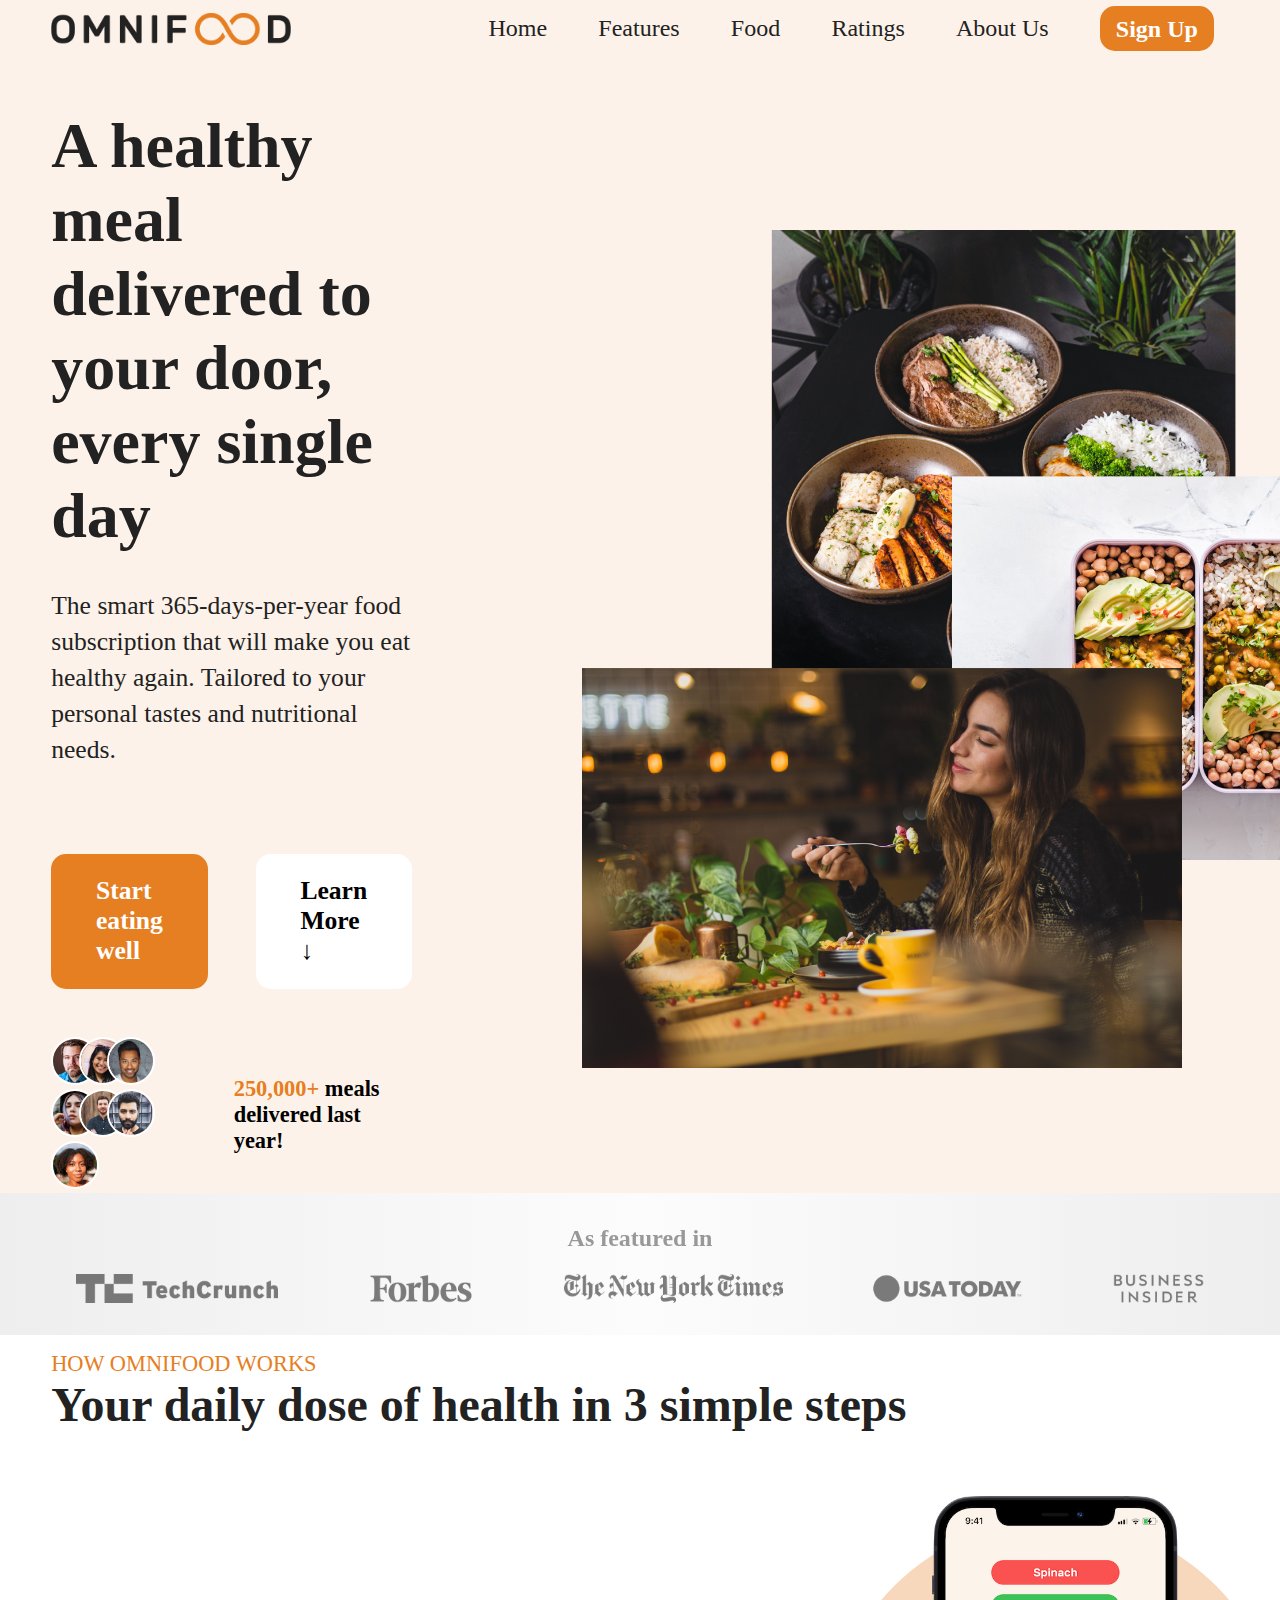
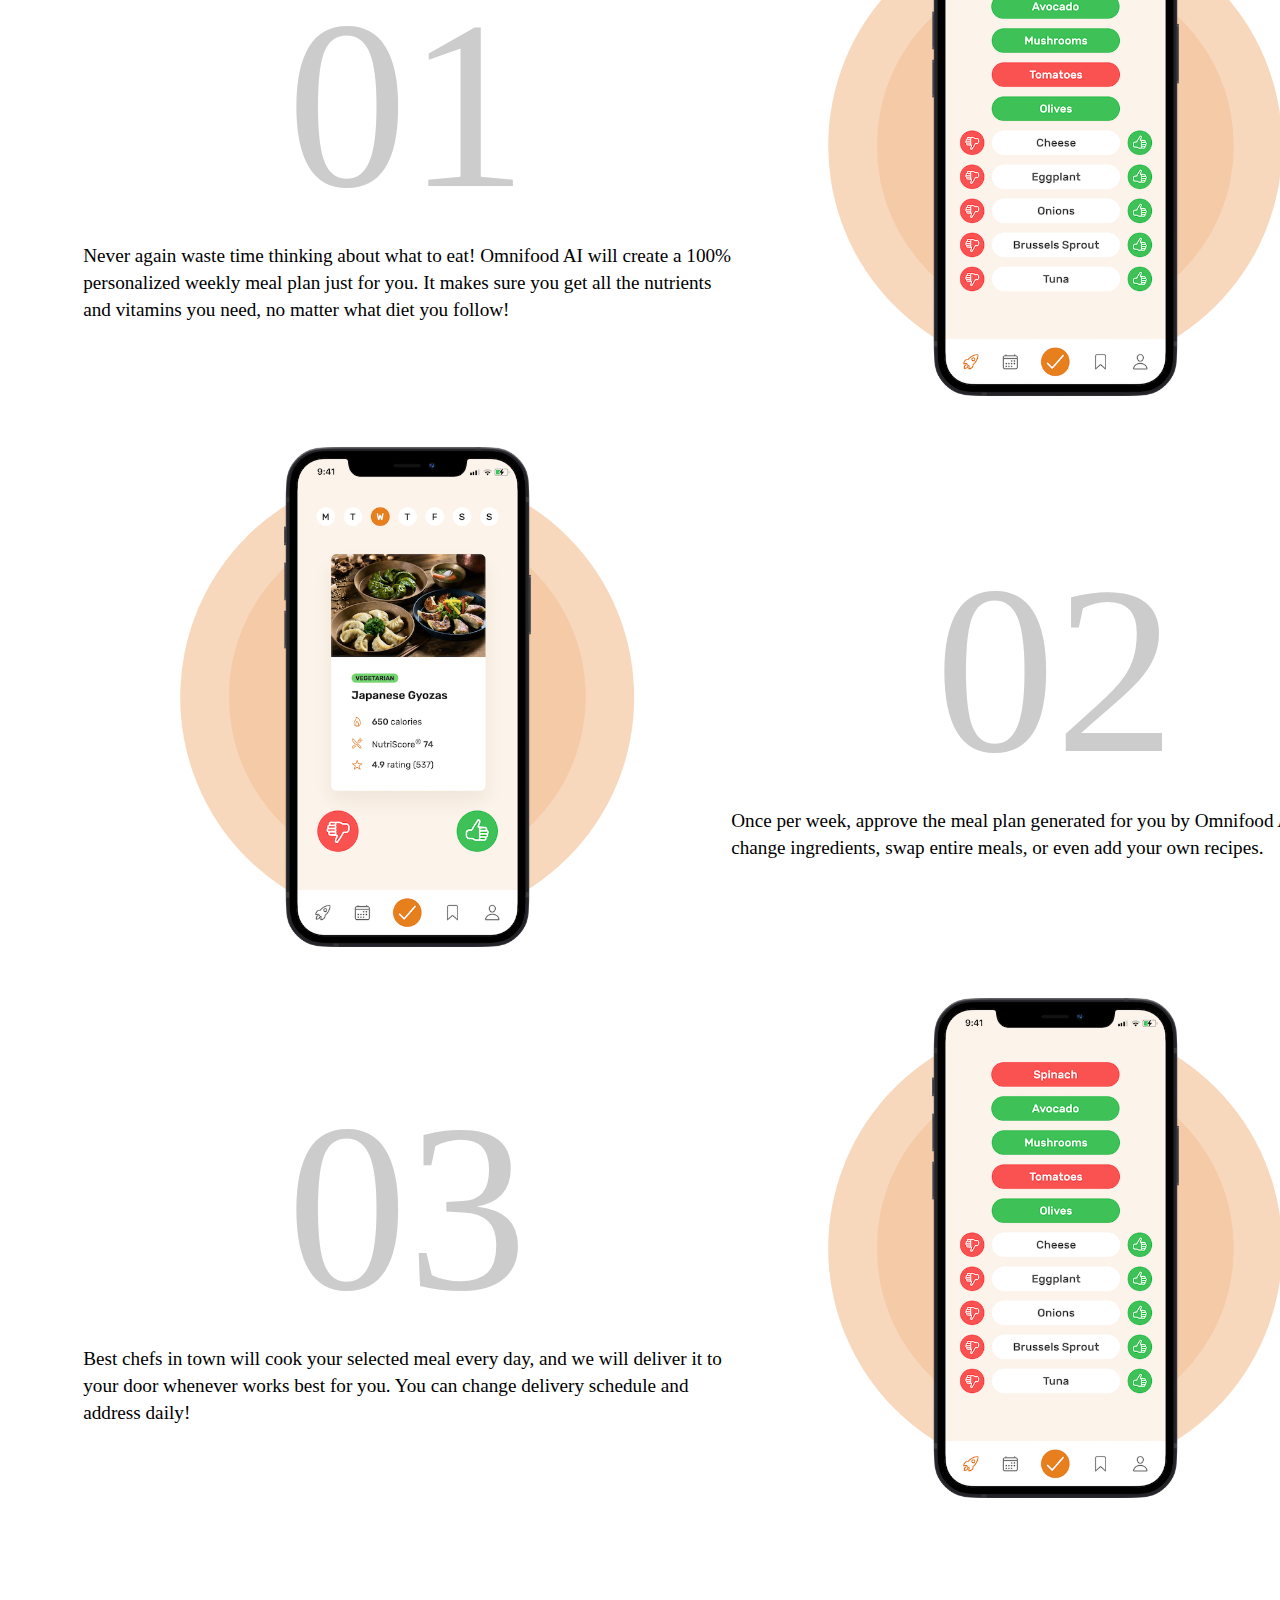
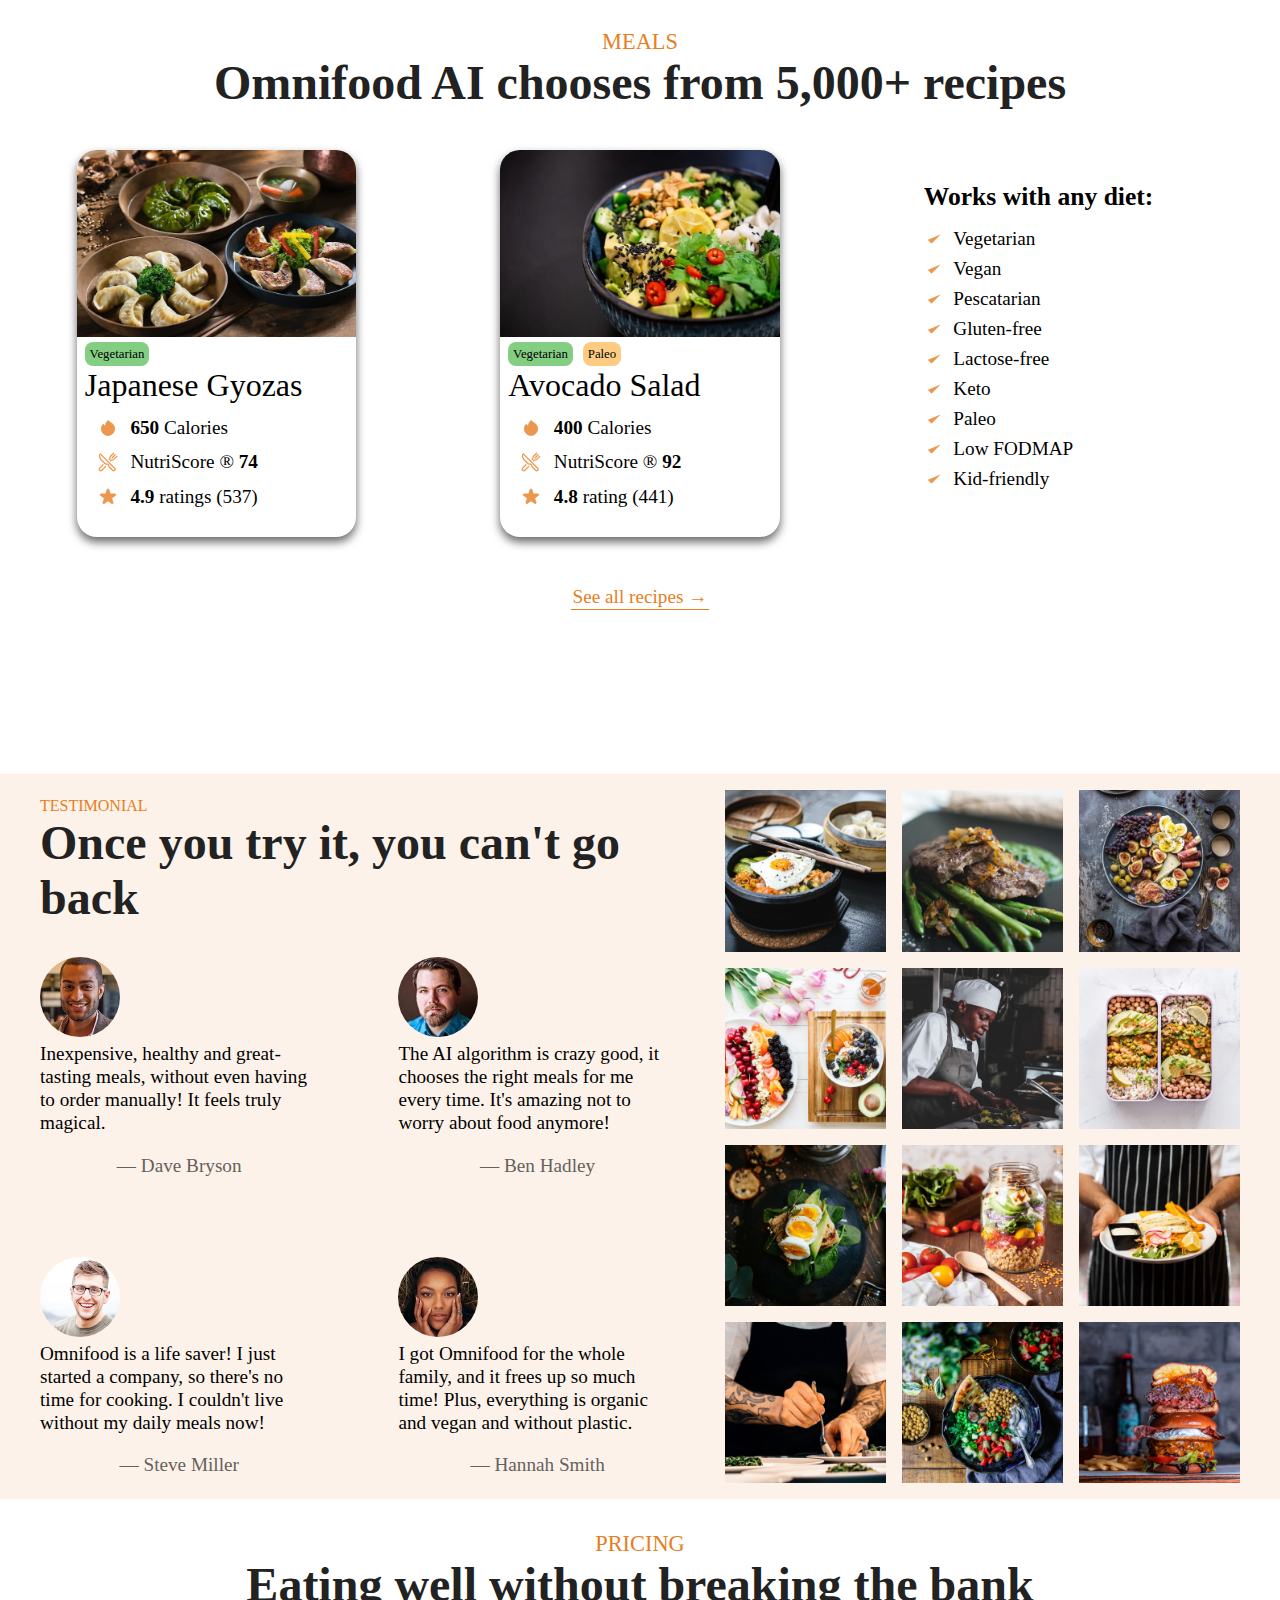
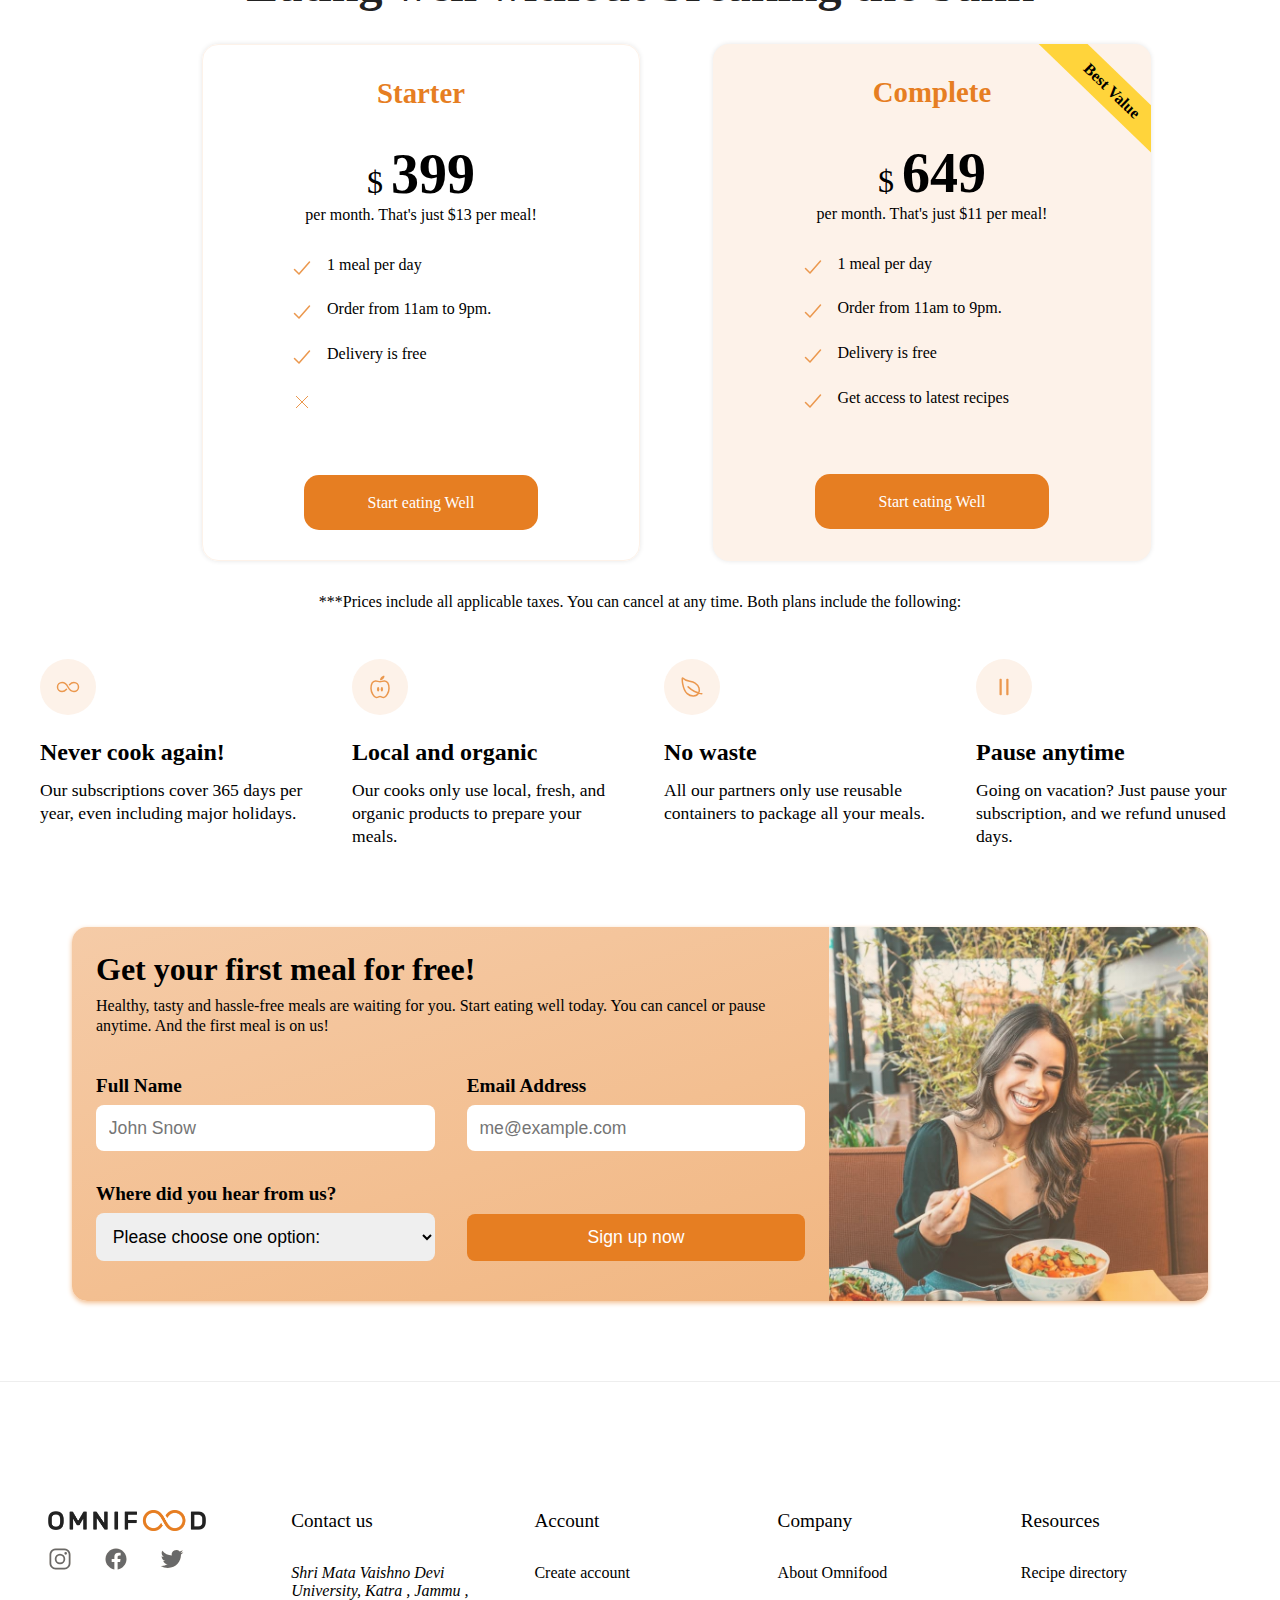
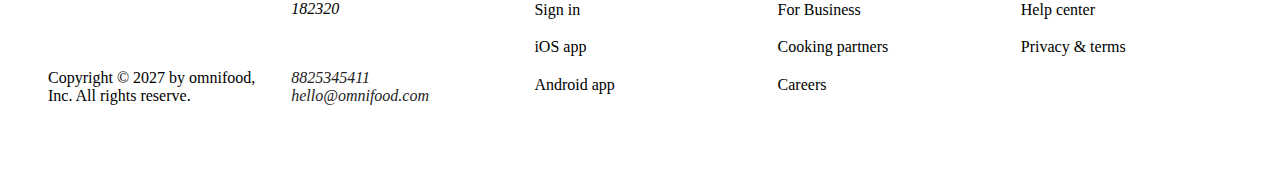
<file: index.html>
<!DOCTYPE html>
<html>
<head>
    <meta charset="UTF-8">
    <meta http-equiv="X-UA-Compatible" content="IE=edge">
    <meta name="viewport" content="width=device-width, initial-scale=1.0">
    <title>Document</title>
    <link rel="stylesheet" href="style.css" />
    
</head>
<body>
    <header class="header">
        <img class="logo" src="img/omnifood-logo.png" alt="Omnifood-logo"  />
        <nav class="header-nav">
            <ul>
                <li><a class="header-link">Home</a></li>
                <li><a class="header-link">Features</a></li>
                <li><a class="header-link">Food</a></li>
                <li><a class="header-link">Ratings</a></li>
                <li><a class="header-link">About Us</a></li>
                <li><a class="header-link last-child">Sign Up</a></li>
            </ul>
        </nav>
    </header>
    <section class="section-hero">          
            <div class="hero-descriptive">
                <h1>A healthy meal delivered to your door, every single day</h1>
                <p>The smart 365-days-per-year food subscription that will make you eat healthy again. Tailored to your personal tastes and nutritional needs.
                </p>
                <div class="hero-buttons">
                    <a class="left">Start eating well</a>
                    <a class="right">Learn More &darr;</a>
                </div>
                <div class="delivered">
                    <div class="delivered-img">
                        <img src="img/customers/ben.jpg" />
                        <img src="img/customers/customer-1.jpg" />
                        <img src="img/customers/customer-2.jpg" />
                        <img src="img/customers/customer-3.jpg" />
                        <img src="img/customers/customer-4.jpg" />
                        <img src="img/customers/customer-5.jpg" />
                        <img src="img/customers/customer-6.jpg" />
                    </div>
                    <div class="delivered-text">
                        <p><span>250,000+</span> meals delivered last year!</p>
                    </div>
                </div>
            </div>
            <div class="hero-image">
                <img src="img/hero.png" />
            </div>
    </section>
    <section class="featured-in">
        <p>As featured in</p>
        <div class="featured-in-logos">
            <img class="news-logos" src="img/logos/techcrunch.png" alt="tech-crunch logo" />
            <img class="news-logos" src="img/logos/forbes.png" alt="forbes logo" />
            <img class="news-logos" src="img/logos/the-new-york-times.png" alt="new-york the-new-york-times logo" />
            <img class="news-logos" src="img/logos/usa-today.png" alt="usa-today logo" />
            <img class="news-logos" src="img/logos/business-insider.png" alt="business-insider logo" />
        </div>
    </section>
    <section class="how-it-work">
        <p>How Omnifood works</p>
        <h2>Your daily dose of health in 3 simple steps</h2>
        <div class="steps">
            <div class="step-1">
                <div class="step-description">
                    <p class="step-number">01</p>
                    <p class="step-statement">Never again waste time thinking about what to eat! Omnifood AI will create a 100% personalized weekly meal plan just for you. It makes sure you get all the nutrients and vitamins you need, no matter what diet you follow!</p>
                </div>
                <div class="site-ss-1">
                    <img class="app-screen-1" src="img/app/app-screen-1.png" alt="Screenshot of first step of how it works" />
                </div>
            </div>
            <div class="step-2">
                <div class="site-ss-2">
                    <img class="app-screen-2" src="img/app/app-screen-2.png" alt="Screenshot of second step of how it works" />
                </div>
                    <div class="step-description">
                    <p class="step-number">02</p>
                    <p class="step-statement">Once per week, approve the meal plan generated for you by Omnifood AI. You can change ingredients, swap entire meals, or even add your own recipes.</p>
                </div>
            </div>
            <div class="step-3">
                <div class="step-description">
                    <p class="step-number">03</p>
                    <p class="step-statement">Best chefs in town will cook your selected meal every day, and we will deliver it to your door whenever works best for you. You can change delivery schedule and address daily!</p>
                </div>
                <div class="site-ss-3">
                    <img class="app-screen-3" src="img/app/app-screen-1.png" alt="Screenshot of third step of how it works" />
                </div>
            </div>
        </div>
    </section>
    <section class="meal-section">
        <p>Meals</p>
        <h2>Omnifood AI chooses from 5,000+ recipes</h2>
        <div class="meal-types">
            <div class="japanese-gyozas">
                <img src="img/meals/meal-1.jpg" alt="japanese-gyozas pic" />
                <div class="japanese-gyozas-descriptions">
                    <span class="vegetarian">Vegetarian</span>
                    <p>Japanese Gyozas</p>
                    <ul>
                        <li>
                            <svg xmlns="http://www.w3.org/2000/svg" className="h-6 w-6" fill="none" viewBox="0 0 24 24" stroke="currentColor" strokeWidth={2}>
                                <path strokeLinecap="round" strokeLinejoin="round" d="M17.657 18.657A8 8 0 016.343 7.343S7 9 9 10c0-2 .5-5 2.986-7C14 5 16.09 5.777 17.656 7.343A7.975 7.975 0 0120 13a7.975 7.975 0 01-2.343 5.657z" />
                                <path strokeLinecap="round" strokeLinejoin="round" d="M9.879 16.121A3 3 0 1012.015 11L11 14H9c0 .768.293 1.536.879 2.121z" />
                            </svg>
                            <p><strong>650</strong> Calories</p>
                        </li>
                        <li>
                            <svg xmlns="http://www.w3.org/2000/svg" class="ionicon" viewBox="0 0 512 512"><title>Restaurant</title><path d="M57.49 47.74l368.43 368.43a37.28 37.28 0 010 52.72h0a37.29 37.29 0 01-52.72 0l-90-91.55a32 32 0 01-9.2-22.43v-5.53a32 32 0 00-9.52-22.78l-11.62-10.73a32 32 0 00-29.8-7.44h0a48.53 48.53 0 01-46.56-12.63l-85.43-85.44C40.39 159.68 21.74 83.15 57.49 47.74z" fill="none" stroke="currentColor" stroke-linejoin="round" stroke-width="32"/><path d="M400 32l-77.25 77.25A64 64 0 00304 154.51v14.86a16 16 0 01-4.69 11.32L288 192M320 224l11.31-11.31a16 16 0 0111.32-4.69h14.86a64 64 0 0045.26-18.75L480 112M440 72l-80 80M200 368l-99.72 100.28a40 40 0 01-56.56 0h0a40 40 0 010-56.56L128 328" fill="none" stroke="currentColor" stroke-linecap="round" stroke-linejoin="round" stroke-width="32"/></svg>
                            <p>NutriScore &reg; <strong>74</strong></p>
                        </li>
                        <li>
                            <svg xmlns="http://www.w3.org/2000/svg" className="h-6 w-6" fill="none" viewBox="0 0 24 24" stroke="currentColor" strokeWidth={2}>
                                <path strokeLinecap="round" strokeLinejoin="round" d="M11.049 2.927c.3-.921 1.603-.921 1.902 0l1.519 4.674a1 1 0 00.95.69h4.915c.969 0 1.371 1.24.588 1.81l-3.976 2.888a1 1 0 00-.363 1.118l1.518 4.674c.3.922-.755 1.688-1.538 1.118l-3.976-2.888a1 1 0 00-1.176 0l-3.976 2.888c-.783.57-1.838-.197-1.538-1.118l1.518-4.674a1 1 0 00-.363-1.118l-3.976-2.888c-.784-.57-.38-1.81.588-1.81h4.914a1 1 0 00.951-.69l1.519-4.674z" />
                            </svg>
                            <p><strong >4.9</strong> ratings (537)</p>
                        </li>
                    </ul>
                </div>
            </div>
            <div class="Avocado-Salad">
                <img src="img/meals/meal-2.jpg" alt="Avocado Salad pic" />
                <div class="Avocado-Salad-descriptions">                    
                    <span class="vegetarian">Vegetarian</span>
                    <span class="paleo">Paleo</span>
                    <p>Avocado Salad</p>
                    <ul>
                        <li>
                            <svg xmlns="http://www.w3.org/2000/svg" className="h-6 w-6" fill="none" viewBox="0 0 24 24" stroke="currentColor" strokeWidth={2}>
                                <path strokeLinecap="round" strokeLinejoin="round" d="M17.657 18.657A8 8 0 016.343 7.343S7 9 9 10c0-2 .5-5 2.986-7C14 5 16.09 5.777 17.656 7.343A7.975 7.975 0 0120 13a7.975 7.975 0 01-2.343 5.657z" />
                                <path strokeLinecap="round" strokeLinejoin="round" d="M9.879 16.121A3 3 0 1012.015 11L11 14H9c0 .768.293 1.536.879 2.121z" />
                            </svg>
                            <p><strong>400</strong> Calories</p>
                        </li>
                        <li>
                            <svg xmlns="http://www.w3.org/2000/svg" class="ionicon" viewBox="0 0 512 512"><title>Restaurant</title><path d="M57.49 47.74l368.43 368.43a37.28 37.28 0 010 52.72h0a37.29 37.29 0 01-52.72 0l-90-91.55a32 32 0 01-9.2-22.43v-5.53a32 32 0 00-9.52-22.78l-11.62-10.73a32 32 0 00-29.8-7.44h0a48.53 48.53 0 01-46.56-12.63l-85.43-85.44C40.39 159.68 21.74 83.15 57.49 47.74z" fill="none" stroke="currentColor" stroke-linejoin="round" stroke-width="32"/><path d="M400 32l-77.25 77.25A64 64 0 00304 154.51v14.86a16 16 0 01-4.69 11.32L288 192M320 224l11.31-11.31a16 16 0 0111.32-4.69h14.86a64 64 0 0045.26-18.75L480 112M440 72l-80 80M200 368l-99.72 100.28a40 40 0 01-56.56 0h0a40 40 0 010-56.56L128 328" fill="none" stroke="currentColor" stroke-linecap="round" stroke-linejoin="round" stroke-width="32"/></svg>
                            <p>NutriScore &reg; <strong>92</strong></p>
                        </li>
                        <li>
                            <svg xmlns="http://www.w3.org/2000/svg" className="h-6 w-6" fill="none" viewBox="0 0 24 24" stroke="currentColor" strokeWidth={2}>
                                <path strokeLinecap="round" strokeLinejoin="round" d="M11.049 2.927c.3-.921 1.603-.921 1.902 0l1.519 4.674a1 1 0 00.95.69h4.915c.969 0 1.371 1.24.588 1.81l-3.976 2.888a1 1 0 00-.363 1.118l1.518 4.674c.3.922-.755 1.688-1.538 1.118l-3.976-2.888a1 1 0 00-1.176 0l-3.976 2.888c-.783.57-1.838-.197-1.538-1.118l1.518-4.674a1 1 0 00-.363-1.118l-3.976-2.888c-.784-.57-.38-1.81.588-1.81h4.914a1 1 0 00.951-.69l1.519-4.674z" />
                            </svg>
                            <p><strong >4.8</strong> rating (441)</p>
                        </li>
                    </ul>
                </div>
            </div>
            <div class="food-detail">
                <h3>Works with any diet:</h3>
                <div class="attributes">

                    <div class="attribute">
                        <svg xmlns="http://www.w3.org/2000/svg" className="h-6 w-6" fill="none" viewBox="0 0 24 24" stroke="currentColor" strokeWidth={2}>
                            <path strokeLinecap="round" strokeLinejoin="round" d="M5 13l4 4L19 7" />
                        </svg>
                      <p>Vegetarian</p>
                    </div>
                    <div class="attribute">
                        <svg xmlns="http://www.w3.org/2000/svg" className="h-6 w-6" fill="none" viewBox="0 0 24 24" stroke="currentColor" strokeWidth={2}>
                            <path strokeLinecap="round" strokeLinejoin="round" d="M5 13l4 4L19 7" />
                        </svg>
                        <p>Vegan</p>
                    </div>
                    <div class="attribute">
                        <svg xmlns="http://www.w3.org/2000/svg" className="h-6 w-6" fill="none" viewBox="0 0 24 24" stroke="currentColor" strokeWidth={2}>
                            <path strokeLinecap="round" strokeLinejoin="round" d="M5 13l4 4L19 7" />
                        </svg>
                        <p>Pescatarian</p>
                    </div>
                    <div class="attribute">
                        <svg xmlns="http://www.w3.org/2000/svg" className="h-6 w-6" fill="none" viewBox="0 0 24 24" stroke="currentColor" strokeWidth={2}>
                            <path strokeLinecap="round" strokeLinejoin="round" d="M5 13l4 4L19 7" />
                        </svg>
                        <p>Gluten-free</p>
                    </div>
                    <div class="attribute">
                        <svg xmlns="http://www.w3.org/2000/svg" className="h-6 w-6" fill="none" viewBox="0 0 24 24" stroke="currentColor" strokeWidth={2}>
                            <path strokeLinecap="round" strokeLinejoin="round" d="M5 13l4 4L19 7" />
                        </svg>
                        <p>Lactose-free</p>
                    </div>
                    <div class="attribute">
                        <svg xmlns="http://www.w3.org/2000/svg" className="h-6 w-6" fill="none" viewBox="0 0 24 24" stroke="currentColor" strokeWidth={2}>
                            <path strokeLinecap="round" strokeLinejoin="round" d="M5 13l4 4L19 7" />
                        </svg>
                        <p>Keto</p>
                    </div>
                    <div class="attribute">
                        <svg xmlns="http://www.w3.org/2000/svg" className="h-6 w-6" fill="none" viewBox="0 0 24 24" stroke="currentColor" strokeWidth={2}>
                            <path strokeLinecap="round" strokeLinejoin="round" d="M5 13l4 4L19 7" />
                        </svg>
                        <p>Paleo</p>
                    </div>
                    <div class="attribute">
                        <svg xmlns="http://www.w3.org/2000/svg" className="h-6 w-6" fill="none" viewBox="0 0 24 24" stroke="currentColor" strokeWidth={2}>
                            <path strokeLinecap="round" strokeLinejoin="round" d="M5 13l4 4L19 7" />
                        </svg>
                        <p>Low FODMAP</p>
                    </div>
                    <div class="attribute">
                        <svg xmlns="http://www.w3.org/2000/svg" className="h-6 w-6" fill="none" viewBox="0 0 24 24" stroke="currentColor" strokeWidth={2}>
                            <path strokeLinecap="round" strokeLinejoin="round" d="M5 13l4 4L19 7" />
                        </svg>
                        <p>Kid-friendly</p>
                    </div>
                </div>
            </div>
            <a href="#">See all recipes &rarr;</a>
        </div>

    </section>
    <section class="section-testimonial-gallery">
        <div class="testimonial-section">
            <p>Testimonial</p>
            <h2>Once you try it, you can't go back</h2>
            <div class="testimonial">
                <figure>
                        <img src="img/customers/dave.jpg" alt="customer photo" />
                    <blockquote>
                        Inexpensive, healthy and great-tasting meals, without even having to order manually! It feels truly magical. 
                    </blockquote>
                    <p> &mdash; Dave Bryson</p>
                </figure>
                <figure>
                    <img src="img/customers/ben.jpg" alt="customer photo" />
                    <blockquote>
                        The AI algorithm is crazy good, it chooses the right meals for me every time. It's amazing not to worry about food anymore!
                    </blockquote>
                    <p> &mdash; Ben Hadley</p>
                </figure>
                <figure>
                    <img src="img/customers/steve.jpg" alt="customer photo" />
                    <blockquote>
                        Omnifood is a life saver! I just started a company, so there's no time for cooking. I couldn't live without my daily meals now!
                    </blockquote>
                    <p> &mdash; Steve Miller</p>
                </figure>
                <figure>
                    <img src="img/customers/hannah.jpg" alt="customer photo" />
                    <blockquote>
                        I got Omnifood for the whole family, and it frees up so much time! Plus, everything is organic and vegan and without plastic.
                    </blockquote>
                    <p> &mdash; Hannah Smith</p>
                </figure>
            </div>
        </div>
        <div class="gallery">
            <figure class="gallery-item">
                <img src="img/gallery/gallery-1.jpg">
            </figure>
            <figure class="gallery-item">
                <img src="img/gallery/gallery-2.jpg">
            </figure>
            <figure class="gallery-item">
                <img src="img/gallery/gallery-3.jpg">
            </figure>
            <figure class="gallery-item">
                <img src="img/gallery/gallery-4.jpg">
            </figure>
            <figure class="gallery-item">
                <img src="img/gallery/gallery-5.jpg">
            </figure>
            <figure class="gallery-item">
                <img src="img/gallery/gallery-6.jpg">
            </figure>
            <figure class="gallery-item">
                <img src="img/gallery/gallery-7.jpg">
            </figure>
            <figure class="gallery-item">
                <img src="img/gallery/gallery-8.jpg">
            </figure>
            <figure class="gallery-item">
                <img src="img/gallery/gallery-9.jpg">
            </figure>
            <figure class="gallery-item">
                <img src="img/gallery/gallery-10.jpg">
            </figure>
            <figure class="gallery-item">
                <img src="img/gallery/gallery-11.jpg">
            </figure>
            <figure class="gallery-item">
                <img src="img/gallery/gallery-12.jpg">
            </figure>
        </div>
    </section>
    <section class="section-pricing">
        <p>Pricing</p>
        <h2>Eating well without breaking the bank</h2>
        <div class="plans">
            <div class="starter-plan">
                <p class="plan-name">Starter</p> 
                <p class="plan-price">$ <span>399</span></p> 
                <p class="plan-text">per month. That's just $13 per meal!</p>
                <ul class="plan-features">
                    <li class="plan-feature">
                        <svg xmlns="http://www.w3.org/2000/svg" class="ionicon" viewBox="0 0 512 512"><title>Checkmark</title><path fill="none" stroke="currentColor" stroke-linecap="round" stroke-linejoin="round" stroke-width="32" d="M416 128L192 384l-96-96"/></svg>
                        <p>1 meal per day</p>
                    </li>
                    <li class="plan-feature">
                        <svg xmlns="http://www.w3.org/2000/svg" class="ionicon" viewBox="0 0 512 512"><title>Checkmark</title><path fill="none" stroke="currentColor" stroke-linecap="round" stroke-linejoin="round" stroke-width="32" d="M416 128L192 384l-96-96"/></svg>
                        <p>Order from 11am to 9pm.</p>
                    </li>
                    <li class="plan-feature">
                        <svg xmlns="http://www.w3.org/2000/svg" class="ionicon" viewBox="0 0 512 512"><title>Checkmark</title><path fill="none" stroke="currentColor" stroke-linecap="round" stroke-linejoin="round" stroke-width="32" d="M416 128L192 384l-96-96"/></svg>
                        <p>Delivery is free</p>
                    </li>
                    <li class="plan-feature">
                        <svg xmlns="http://www.w3.org/2000/svg" className="h-6 w-6" fill="none" viewBox="0 0 24 24" stroke="currentColor" strokeWidth={2}>
                            <path strokeLinecap="round" strokeLinejoin="round" d="M6 18L18 6M6 6l12 12" />
                          </svg>
                    </li>
                </ul>
                <div class="plan-link">
                    <a href="#">Start eating Well</a>
                </div>
            </div>
            <div class="complete-plan">
                <p class="plan-name">Complete</p>
                <p class="plan-price">$ <span>649</span></p>
                <p class="plan-text">per month. That's just $11 per meal!</p>
                <ul class="plan-features">
                    <li class="plan-feature">
                        <svg xmlns="http://www.w3.org/2000/svg" class="ionicon" viewBox="0 0 512 512"><title>Checkmark</title><path fill="none" stroke="currentColor" stroke-linecap="round" stroke-linejoin="round" stroke-width="32" d="M416 128L192 384l-96-96"/></svg>
                        <p>1 meal per day</p>
                    </li>
                    <li class="plan-feature">
                        <svg xmlns="http://www.w3.org/2000/svg" class="ionicon" viewBox="0 0 512 512"><title>Checkmark</title><path fill="none" stroke="currentColor" stroke-linecap="round" stroke-linejoin="round" stroke-width="32" d="M416 128L192 384l-96-96"/></svg>
                        <p>Order from 11am to 9pm.</p>
                    </li>
                    <li class="plan-feature">
                        <svg xmlns="http://www.w3.org/2000/svg" class="ionicon" viewBox="0 0 512 512"><title>Checkmark</title><path fill="none" stroke="currentColor" stroke-linecap="round" stroke-linejoin="round" stroke-width="32" d="M416 128L192 384l-96-96"/></svg>
                        <p>Delivery is free</p>
                    </li>
                    <li class="plan-feature">
                        <svg xmlns="http://www.w3.org/2000/svg" class="ionicon" viewBox="0 0 512 512"><title>Checkmark</title><path fill="none" stroke="currentColor" stroke-linecap="round" stroke-linejoin="round" stroke-width="32" d="M416 128L192 384l-96-96"/></svg>
                        <p>Get access to latest recipes</p>
                    </li>
                </ul>
                <div class="plan-link">
                    <a href="#">Start eating Well</a>
                </div>
            </div>
        </div>
        <aside>
            <p>***Prices include all applicable taxes. You can cancel at any time. Both plans include the following: </p>
        </aside>
        <div class="more-features">
            <div class="more-feature-1">
                <div class="more-feature-1-icon">
                    <svg xmlns="http://www.w3.org/2000/svg" class="ionicon" viewBox="0 0 512 512"><title>Infinite</title><path d="M256 256s-48-96-126-96c-54.12 0-98 43-98 96s43.88 96 98 96c37.51 0 71-22.41 94-48M256 256s48 96 126 96c54.12 0 98-43 98-96s-43.88-96-98-96c-37.51 0-71 22.41-94 48" fill="none" stroke="currentColor" stroke-linecap="round" stroke-miterlimit="10" stroke-width="32"/></svg>
                </div>
                <h4>Never cook again!</h4>
                <p>Our subscriptions cover 365 days per year, even including major holidays.</p>
            </div>
            <div class="more-feature-2">
                <div class="more-feature-2-icon">
                    <svg xmlns="http://www.w3.org/2000/svg" class="ionicon" viewBox="0 0 512 512"><title>Nutrition</title><path d="M352 128c-32.26-2.89-64 16-96 16s-63.75-19-96-16c-64 6-96 64-96 160 0 80 64 192 111.2 192s51.94-24 80.8-24 33.59 24 80.8 24S448 368 448 288c0-96-29-154-96-160z" fill="none" stroke="currentColor" stroke-miterlimit="10" stroke-width="32"/><path d="M323.92 83.14c-21 21-45.66 27-58.82 28.79a8 8 0 01-9.1-8.73 97.6 97.6 0 0128.61-59.33c22-22 46-26.9 58.72-27.85a8 8 0 018.67 8.92 98 98 0 01-28.08 58.2z"/><ellipse cx="216" cy="304" rx="24" ry="48"/><ellipse cx="296" cy="304" rx="24" ry="48"/></svg>
                </div>
                <h4>Local and organic</h4>
                <p>Our cooks only use local, fresh, and organic products to prepare your meals.</p>
            </div>
            <div class="more-feature-3">
                <div class="more-feature-3-icon">
                    <svg xmlns="http://www.w3.org/2000/svg" class="ionicon" viewBox="0 0 512 512"><title>Leaf</title><path d="M321.89 171.42C233 114 141 155.22 56 65.22c-19.8-21-8.3 235.5 98.1 332.7 77.79 71 197.9 63.08 238.4-5.92s18.28-163.17-70.61-220.58zM173 253c86 81 175 129 292 147" fill="none" stroke="currentColor" stroke-linecap="round" stroke-linejoin="round" stroke-width="32"/></svg>
                </div>
                <h4>No waste</h4>
                <p>All our partners only use reusable containers to package all your meals.</p>
            </div>
            <div class="more-feature-4">
                <div class="more-feature-4-icon">
                    <svg xmlns="http://www.w3.org/2000/svg" class="ionicon" viewBox="0 0 512 512"><title>Pause</title><path fill="none" stroke="currentColor" stroke-linecap="round" stroke-linejoin="round" stroke-width="32" d="M176 96h16v320h-16zM320 96h16v320h-16z"/></svg>
                </div>
                <h4>Pause anytime</h4>
                <p>Going on vacation? Just pause your subscription, and we refund unused days.</p>
            </div>
        </div>
    </section>
    <section class="section-cta">
        <div class="cta">
            <div class="cta-text">
                <h2>Get your first meal for free!</h2>
                <p>Healthy, tasty and hassle-free meals are waiting for you. Start eating well today. You can cancel or pause anytime. And the first meal is on us!</p>
                <form action="page2.html">
                    <div class="form-area">
                        <label for="name">Full Name</label>
                        <input id="name" type="text" placeholder="John Snow" required/>
                    </div>
                    <div class="form-area">
                        <label for="email">Email Address</label>
                        <input id="email" type="email" placeholder="me@example.com" required/>
                    </div>
                    <div class="form-area">
                        <label for="mode">Where did you hear from us?</label>
                        <select id="mode" required>
                            <option value="">Please choose one option:</option>
                            <option value="Friends">Friends and Family</option>
                            <option value="Youtube">Youtube</option>
                            <option value="Podcast">Podcast</option>
                            <option value="Ads">Facebook Ads</option>
                            <option value="Other">other</option>
                        </select>
                    </div>
                    <div class="form-btn">
                        <button>Sign up now</button>
                    </div>
                </form>
            </div>
            <div class="cta-img">
            </div>
        </div>
    </section>
    <footer>
        <div class="footer-content">
            <div class="footer-logo">
                <img src="img/omnifood-logo.png" alt="Omnifood-logo" />
                <div class="social-site-logo">
                    <a href="https://instagram.com/food_omni?igshid=N2ZiY2E3YmU=">
                        <svg xmlns="http://www.w3.org/2000/svg" class="instagram" viewBox="0 0 512 512"><title>Logo Instagram</title><path d="M349.33 69.33a93.62 93.62 0 0193.34 93.34v186.66a93.62 93.62 0 01-93.34 93.34H162.67a93.62 93.62 0 01-93.34-93.34V162.67a93.62 93.62 0 0193.34-93.34h186.66m0-37.33H162.67C90.8 32 32 90.8 32 162.67v186.66C32 421.2 90.8 480 162.67 480h186.66C421.2 480 480 421.2 480 349.33V162.67C480 90.8 421.2 32 349.33 32z"/><path d="M377.33 162.67a28 28 0 1128-28 27.94 27.94 0 01-28 28zM256 181.33A74.67 74.67 0 11181.33 256 74.75 74.75 0 01256 181.33m0-37.33a112 112 0 10112 112 112 112 0 00-112-112z"/></svg>
                    </a>
                    <svg xmlns="http://www.w3.org/2000/svg" class="facebook" viewBox="0 0 512 512"><title>Logo Facebook</title><path d="M480 257.35c0-123.7-100.3-224-224-224s-224 100.3-224 224c0 111.8 81.9 204.47 189 221.29V322.12h-56.89v-64.77H221V208c0-56.13 33.45-87.16 84.61-87.16 24.51 0 50.15 4.38 50.15 4.38v55.13H327.5c-27.81 0-36.51 17.26-36.51 35v42h62.12l-9.92 64.77H291v156.54c107.1-16.81 189-109.48 189-221.31z" fill-rule="evenodd"/></svg>
                    <svg xmlns="http://www.w3.org/2000/svg" class="twitter" viewBox="0 0 512 512"><title>Logo Twitter</title><path d="M496 109.5a201.8 201.8 0 01-56.55 15.3 97.51 97.51 0 0043.33-53.6 197.74 197.74 0 01-62.56 23.5A99.14 99.14 0 00348.31 64c-54.42 0-98.46 43.4-98.46 96.9a93.21 93.21 0 002.54 22.1 280.7 280.7 0 01-203-101.3A95.69 95.69 0 0036 130.4c0 33.6 17.53 63.3 44 80.7A97.5 97.5 0 0135.22 199v1.2c0 47 34 86.1 79 95a100.76 100.76 0 01-25.94 3.4 94.38 94.38 0 01-18.51-1.8c12.51 38.5 48.92 66.5 92.05 67.3A199.59 199.59 0 0139.5 405.6a203 203 0 01-23.5-1.4A278.68 278.68 0 00166.74 448c181.36 0 280.44-147.7 280.44-275.8 0-4.2-.11-8.4-.31-12.5A198.48 198.48 0 00496 109.5z"/></svg>
                </div>
                <p>Copyright &copy; 2027 by omnifood, Inc. All rights reserve.</p>
            </div>
            <div class="address">
                <p class="address-heading">Contact us</p>
                <address>
                    <p>Shri Mata Vaishno Devi University, Katra , Jammu , 182320 </p>
                    <a href="tel:8825345411">8825345411</a>
                    <a href="mailto:hello@omnifood.com">hello@omnifood.com</a>
                </address>
            </div>
            <div class="account">
                <p class="account-heading">Account</p>
                <p>Create account</p>
                <p>Sign in</p>
                <p>iOS app</p>
                <p>Android app</p>                          
            </div>
            <div class="company">
                <p class="company-heading">Company</p>
                <p>About Omnifood</p>
                <p>For Business</p>
                <p>Cooking partners</p>  
                <p>Careers</p>                  
            </div>
            <div class="resources">
                <p class="resources-heading">Resources</p>
                <p>Recipe directory</p>
                <p>Help center</p>
                <p>Privacy & terms</p>
            </div>            
        </div>
    </footer>
</body>
<script>
    const section1 = document.querySelector(".section-hero");
    const section2 = document.querySelector('.how-it-work');
    const sectionPricing = document.querySelector(".section-pricing");
    const sectionMeal = document.querySelector(".meal-section");
    const sectioTestimonial = document.querySelector(".section-testimonial-gallery");
    const sectionfooter = document.querySelector("footer");
    const right_btn = document.querySelector('.right');
    const left_btn = document.querySelector(".left");
    const form = document.querySelector("form");
    const header_link = document.querySelectorAll(".header-link");
    const header = document.querySelector(".header");
    const navHeader = document.querySelector(".header-nav");


    right_btn.addEventListener('click', function(){
        section2.scrollIntoView({behavior : "smooth"})
    })
    left_btn.addEventListener('click', function(){
        form.scrollIntoView({behavior : "smooth"})
    })

    const coOrdinate = section2.getBoundingClientRect();
    window.addEventListener("scroll", ()=>{
        if(window.scrollY > coOrdinate.y)
            header.classList.add("sticky");
        else
            header.classList.remove("sticky");
    });
    navHeader.addEventListener("click", (e)=>{
        if(e.target.classList.contains("header-link")){
            if(e.target === header_link[0])
                section1.scrollIntoView({behavior : "smooth"});
            else if(e.target === header_link[1]){
                window.scrollTo({
                    top : sectionPricing.getBoundingClientRect().y + window.pageYOffset - Number.parseFloat(getComputedStyle(header).height),
                    left : sectionPricing.getBoundingClientRect().x + window.pageXOffset,
                    behavior : "smooth"
                });
            }
            else if(e.target === header_link[2]){
                window.scrollTo({
                    top : sectionMeal.getBoundingClientRect().y + window.pageYOffset - Number.parseFloat(getComputedStyle(header).height),
                    left : sectionMeal.getBoundingClientRect().x + window.pageXOffset,
                    behavior : "smooth"
                });
            }
            else if(e.target === header_link[3]){
                window.scrollTo({
                    top : sectioTestimonial.getBoundingClientRect().y + window.pageYOffset - Number.parseFloat(getComputedStyle(header).height),
                    left : sectioTestimonial.getBoundingClientRect().x + window.pageXOffset,
                    behavior : "smooth"
                });
            }
            else if(e.target === header_link[4])
                sectionfooter.scrollIntoView({behavior : "smooth"});
            else if(e.target === header_link[5])
                form.scrollIntoView({behavior : "smooth"});
        }
    })
</script>
</html>
</file>
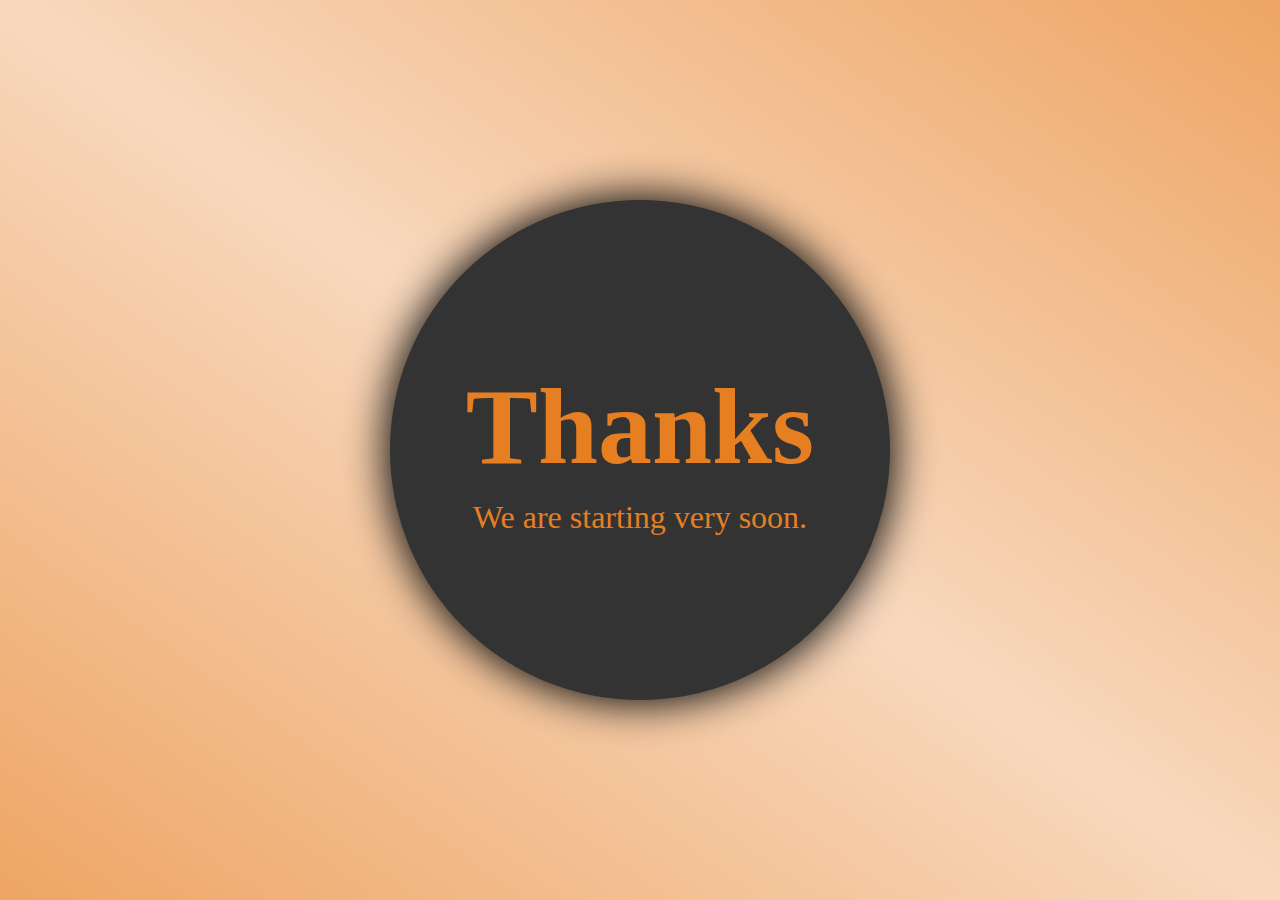
<file: page2.html>
<!DOCTYPE html>
<html>
    <head>
        <style> 
            *{
                margin: 0;
                padding: 0;
                box-sizing: border-box;
            }       
            body{
                height: 100vh;
                display: flex;
                justify-content: center;
                align-items: center;
                font-family: "digital";
                background-image: linear-gradient(to top right, #eea564, #f8d8bd, #eea564);
            }
            .content{
                width: 500px;
                height: 500px;
                border-radius: 50%;
                background-color: #333;
                color: #e67e22;
                display: flex;
                justify-content: center;
                align-items: center;
                font-size: 54px;
                flex-direction: column;
                box-shadow: 0 0 40px 5px #111;
                gap: 10px;
            }
            .content p{
                font-size: 32px;
            }
        </style>
    </head>
    <body>
        <div class="content">
            <h1>Thanks</h1>
            <p>We are starting very soon.</p>
        </div>
    </body>
</html>
</file>
<file: style.css>
*{
    margin: 0;
    padding: 0;
    box-sizing: border-box;
}
.header{
    display: grid;
    align-items: center;
    justify-content: space-between;
    grid-template-columns: 20rem 60rem;
    background-color: #fdf2e9;
    padding: 0.8rem 3.2rem;
}
.sticky{
    position: fixed;
    background-color: rgba(255, 255, 255, 0.8);
    width: 100vw;
    z-index: 2;
    padding: 1.3rem 2rem;
    border-bottom: 0.1rem solid rgba(0, 0, 0, 0.1);
}
.logo{
    max-width: 75%;
}
.header-nav ul{
    display: flex;
    flex-grow: 1;
    align-items: center;
    justify-content: center;
    gap: 3.2rem;
    list-style: none;
}
.header-link{
    font-size: 1.5rem;
    text-decoration: none;
    color: #222;
    cursor: pointer;
}
.last-child.header-link{
    color: #fff;
    background-color: #e67e22;
    padding: 0.6rem 1rem;
    border-radius: 15px;
    font-size: 1.5rem;
    font-weight: bold;
    cursor: pointer;
}
.last-child.header-link:hover{
    background-color: #a15818;
}
.section-hero{
    background-color: #fdf2e9;
    display: grid;
    grid-template-columns: 1fr 1fr;
    max-width: 130rem;
    margin: 0 auto;
    gap: 10.6rem;
    align-items: center;
    padding: 3.2rem 3.2rem 0 3.2rem;
}
.hero-image{
    align-self: center;
    justify-self: center;
}
.hero-image img{
    width: 850px;
}
.hero-descriptive{
    align-self: center;
    justify-self: center;
}
.hero-descriptive>h1{
    font-size: 4rem;
    margin-bottom: 2.2rem;
    color: #222;
}
.hero-descriptive>p{
    font-size: 1.6rem;
    line-height: 1.4;
    margin-bottom: 5.4rem;
    color: #222;
}
.hero-buttons{
    font-size: 1.6rem;
    display: flex;
    gap: 3rem;
    font-weight: bold;
}
.hero-buttons .left{
    text-decoration: none;
    color: #fff;
    background-color: #e67e22;
    padding: 1.4rem 2.8rem;
    border-radius: 15px;
    cursor: pointer;
}
.hero-buttons .right{
    text-decoration: none;
    color: #000;
    background-color: #fff;
    padding: 1.4rem 2.8rem;
    border-radius: 15px;
    cursor: pointer;
}

.hero-buttons .left:hover{
    background-color: #a15818;
}
.hero-buttons .right:hover{
    background-color: #fdf2e9;
    color: #333;
    box-shadow: inset 0 0 0 1px #eb984e;
}
.delivered{
    margin-top: 3rem;
    display: flex;
    gap: 5rem;
}
.delivered-img img{
    width: 48px;
    height: 48px;
    border-radius: 50%;
    border: 2px solid #fff;
    margin-right: -24px;
}
.delivered-text{
    font-weight: bold;
    font-size: 1.4rem;
    align-self: center;
}
.delivered-text span{
    color: #e67e22;
}

.featured-in{
    margin: 0 auto;
    background-image: linear-gradient(to right, #eee, #fcfcfc, #eee);
    padding: 2rem;
}
.featured-in p {
    font-size: 1.5rem;
    font-weight: bold;
    color: #222;
    text-align: center;
    grid-column: 1/-1;
    margin-bottom: 1.4rem;
    opacity: 45%;
}
.news-logos{
    height: 1.8rem;
    filter: brightness(0%);
    opacity: 50%;
}
.featured-in-logos{
    display: flex;
    align-items: center;
    justify-content: space-around;
}


.how-it-work{
    padding: 1rem 3.2rem;
}
.how-it-work>p{
    text-transform: uppercase;
    color: #e67e22;
    font-size: 1.4rem;
}
.how-it-work h2{
    font-size: 3rem;
    color: #222;
}
.steps{
    width: 85rem;
    margin: 2rem auto;
    padding: 2rem;
}
.step-1, .step-2, .step-3{
    display: grid;
    grid-template-columns: 1fr 1fr;
    align-items: center;
}
.step-number{
    font-size: 15rem;
    color: #ccc;
    text-align: center;
}
.site-ss-1,.site-ss-2, .site-ss-3{
    display: flex;
    justify-content: center;
}
.app-screen-1, .app-screen-2, .app-screen-3{
    height: 500px;
}
.step-1, .step-2{
    margin-bottom: 3.2rem;
}
.step-statement{
    font-size: 1.2rem;
    line-height: 1.4;
}
.site-ss-1{
    position: relative;
}
.site-ss-2{
    position: relative;
}
.site-ss-3{
    position: relative;
}
.site-ss-1::after, .site-ss-2::after, .site-ss-3::after{
    content: "";
    display: block;
    background-color: #f8d8bd;
    border-radius: 50%;
    width: 70%;
    padding-bottom: 70%;
    top: 50%;
    left: 50%;
    transform: translate(-50%, -50%);
    position: absolute;
    z-index: -2;
}
.site-ss-1::before, .site-ss-2::before, .site-ss-3::before{
    content: "";
    display: block;
    background-color: #f5cba7;
    border-radius: 50%;
    width: 55%;
    padding-bottom: 55%;
    top: 50%;
    left: 50%;
    transform: translate(-50%, -50%);
    position: absolute;
    z-index: -1;
}

.meal-section{
    padding: 3.2rem 4.8rem 4.8rem 4.8rem;
}
.meal-section>p{
    text-transform: uppercase;
    color: #e67e22;
    font-size: 1.4rem;
    text-align: center;
}
.meal-section h2{
    font-size: 3rem;
    color: #222;
    text-align: center;
}
svg{
    width: 20px;
    stroke: #eb984e;
    fill: #eb984e;
    color: #eb984e;
}
.meal-types{
    display: grid;
    grid-template-columns: repeat(3, 1fr);
    column-gap: 9rem;
    max-width: 1200px;
    margin: 2.5rem auto;
}
.japanese-gyozas, .Avocado-Salad{
    box-shadow: 0 5px 10px 0 rgba(0, 0, 0, 0.6);
    border-radius: 20px;
    overflow: hidden;
    padding-bottom: 0.8rem;
    transition: all 0.4s;
}
.japanese-gyozas:hover, .Avocado-Salad:hover{
    box-shadow: 0 10px 20px 0 rgba(0, 0, 0, 0.8);
    transform: translate(0, -10px);
}
.meal-section ul{
    list-style: none;
}
.vegetarian{
    font-size: 0.8rem;
    color: #000;
    background-color: rgba(8, 158, 8, 0.5);
    padding: 0.3rem;
    border-radius: 0.5rem;
    margin-right: 0.4rem;
}
.paleo{
    font-size: 0.8rem;
    color: #000;
    background-color: rgba(252, 153, 6, 0.5);
    padding: 0.3rem;
    border-radius: 0.5rem;
}
.japanese-gyozas>img, .Avocado-Salad>img{
    width: 100%;
}
.japanese-gyozas-descriptions>p, .Avocado-Salad-descriptions>p{
    font-size: 2rem;
    margin-top: 0.3rem;
}
.japanese-gyozas-descriptions, .Avocado-Salad-descriptions{
    padding: 0.2rem 0.5rem;
}
.japanese-gyozas-descriptions>ul, .Avocado-Salad-descriptions>ul{
    display: flex;
    flex-direction: column;
    gap: 0.8rem;
    padding: 0.8rem;
}
.japanese-gyozas-descriptions>ul li, .Avocado-Salad-descriptions>ul li{
    margin: 0, auto;
    display: flex;
    align-items: center;
    gap: 0.8rem;
}
.japanese-gyozas-descriptions>ul li p, .Avocado-Salad-descriptions>ul li p{
    font-size: 1.2rem;
}
.food-detail{
    overflow: hidden;
    font-size: 1.2rem;
    margin-top: 2rem;
}
.food-detail>h3{
    font-size: 1.6rem;
    margin-bottom: 1rem;
}
.attributes{
    display: flex;
    flex-direction: column;
    gap: 0.5rem;
}
.attribute{
    display: flex;
    gap: 0.6rem;
}
.attribute svg{
    font-size: 1.2rem;
}
.meal-types>a:link,
.meal-types>a:visited
{
    font-size: 1.2rem;
    margin: 3rem auto;
    text-align: center;
    grid-column: 2/3;
    text-decoration: none;
    padding: 0.1rem;
    padding-bottom: 0.01rem;
    border-bottom: solid 1px #e67e22;
    color: #e67e22;
    transition: all 0.4s;
}
.meal-types>a:hover,
.meal-types>a:active{
    /* box-shadow: 0 0 10px 0 #e67e22; */
    transform: translate(10px, 0);
    font-size: 1.3rem;
    border-bottom: solid 1px transparent;
}

.section-testimonial-gallery{
    display: grid;
    grid-template-columns: 55fr 45fr;
    gap: 1rem;
    background-color: #fdf2e9;
    align-items: center;
    padding: 0 24px;
}
.testimonial{
    display: grid;
    grid-template-columns: repeat(2, 1fr);
    gap: 5rem;
    font-size: 1.2rem;
    line-height: 1.2;
}
.testimonial figure>p{
    text-align: center;
    margin-top: 1.2rem;
    color: #65615d;
}
.testimonial-section{
    padding: 1rem;
}
.testimonial-section>p{
    text-transform: uppercase;
    color: #e67e22;
    font-size: 1rem;
}
.testimonial-section>h2{
    font-size: 3rem;
    color: #222;
    grid-column: 1/-1;
    margin-bottom: 2rem;
}

.testimonial figure>img{
    width: 5rem;
    border-radius: 50%;
}
.gallery{
    display: grid;
    grid-template-columns: repeat(3, 1fr);
    gap: 1rem;
    padding: 1rem;
}
.gallery figure>img{
    display: block; 
    width: 100%;
    transition: all 0.4s;
}
.gallery figure img:hover{
    transform: scale(1.2);
}
.gallery-item{
    overflow: hidden;
}

.section-pricing{
    margin-top: 2rem;
}

.section-pricing>p{
    text-transform: uppercase;
    color: #e67e22;
    font-size: 1.4rem;
    text-align: center;
}
.section-pricing>h2{
    font-size: 3rem;
    color: #222;
    text-align: center;
}
.plans{
    max-width: 1200px;
    margin: 2rem auto;
    display: grid;
    grid-template-columns: repeat(2, 1fr);
    padding: 0 1rem;
}
.plan-name{
    font-size: 1.8rem;
    color: #e67e22;
    text-align: center;
    font-weight: bold;
    margin: 2rem 0;
}
.plan-price{
    text-align: center;
    font-size: 2rem;
}
.plan-price span{
    font-size: 3.5rem;
    font-weight: bold;
}
.plan-text{
    text-align: center;
    margin-bottom: 2rem;
}
.plan-features{
    list-style: none;
    display: flex;
    flex-direction: column;
    gap: 1.3rem;
}
.plan-feature{
    display: flex;
    width: 60%;
    margin: 0 auto;
    gap: 0.8rem;
}
.plan-feature>svg{
    width: 1.5rem;
    height: 1.5rem;
}
.starter-plan{
    box-shadow: 0 0 5px 0 rgba(0, 0, 0, 0.1);
    width: 75%;
    justify-self: end;  
    border-radius: 1rem;
    border: 1px solid #fdf2e9;
}
.complete-plan{
    box-shadow: 0 0 5px 0 rgba(0, 0, 0, 0.1);
    width: 75%;
    justify-self: center;
    background-color: #fdf2e9;
    border-radius: 1rem;
    position: relative;
    overflow: hidden;
}
.plan-link{
    width: 90%;
    margin: 5rem auto 3rem auto;
    text-align: center;
}
.plan-link>a, .plan-link>a{
    text-decoration: none;
    color: #fff;
    background-color: #e67e22;
    padding: 1.2rem 4rem;
    border-radius: 15px;
}
.complete-plan::after{
    content: "Best Value";
    color: #000;
    background-color: #ffd43b;
    position: absolute;
    top: 30px;
    right: -77px;
    padding: 0.5rem 5rem;
    transform: rotate(44deg);
    font-weight: bold;
}
.section-pricing>aside{
    text-align: center;
    margin-bottom: 2rem;
}
.more-features{
    display: grid;
    grid-template-columns: repeat(4, 1fr);
    column-gap: 3rem;
    max-width: 1200px;
    margin: 3rem auto;
}
.more-features svg{
    width: 1.5rem;
    height: 1.5rem;
}
.more-feature-1-icon, .more-feature-2-icon, .more-feature-3-icon, .more-feature-4-icon{
    width: 3.5rem;
    height: 3.5rem;
    border-radius: 50%;
    background-color: #fdf2e9;
    display: flex;
    align-items: center;
    justify-content: center;
    margin-bottom: 1.5rem;
}
.more-features h4{
    font-size: 1.5rem;
    margin-bottom: 0.8rem;
}
.more-features p{
    font-size: 1.1rem;
    line-height: 1.3;
}

.section-cta{
    max-width: 1200px;
    margin: 3rem auto;
    padding: 2rem;
    height: max-content;
    
}
.cta{
    display: grid;
    grid-template-columns: 2fr 1fr;
    background-image: linear-gradient(to top left, #f0b27a, #f3bf91, #f5cba7);
    border-radius: 15px;
    overflow: hidden;
    box-shadow: 0 2px 5px 0 #f3bf91;
}
.cta-img{
    background-image: linear-gradient(to top left, #f0b17a5b, #f3bf9148, #f5cba749), url("img/eating.jpg");
    background-size: cover;
}
.cta-text{
    padding: 1.5rem;
}
.cta-text>h2{
    font-size: 2rem;
}
.cta-text>p{
    line-height: 1.2;
    margin: 0.5rem 0;
}
form{
    display: grid;
    grid-template-columns: 1fr 1fr;
    gap: 2rem;
    margin: 2.5rem 0 1rem 0;
}

form select{
    width: 100%;
    padding: 0.8rem;
    font-size: 1.1rem;
    border: none;
    border-radius: 0.5rem;
    display: block;
}
form input{
    width: 100%;
    padding: 0.8rem;
    font-size: 1.1rem;
    border-radius: 0.5rem;
    border: none;
    display: block;
}
form label{
    font-weight: 600;
    font-size: 1.2rem;
    display: block;
}
.form-area{
    display: flex;
    flex-direction: column;
    gap: 0.5rem;
    align-items: flex-start;
}
form button{
    width: 100%;
    padding: 0.8rem 2.4rem;
    display: block;
    font-size: 1.1rem;
    border-radius: 0.5rem;
    border: none;
    color: #fff;
    background-color: #e67e22;
}
.form-btn{
    align-self: end;
}
body *:focus{
    outline: none;
    box-shadow: 0 0 0 0.2rem #f3bf91c5;
}


footer{
    padding: 5rem 0 2rem 0;
    border-top: 1px solid #eee;
}

.instagram, .facebook, .twitter{
    fill: #696969;
    width: 24px;
    height: 24px;
}
.footer-content{
    display: grid;
    grid-template-columns: repeat(5, 1fr);
    padding: 3rem;
    max-width: 1450px;
    margin: 0 auto;
    gap: 2rem;
}
.footer-logo>img{
    max-width: 75%;
}
.social-site-logo{
    margin-top: 1rem;
    display: flex;
    gap: 2rem;
}
.account-heading, .company-heading, .resources-heading, .address-heading{
    font-size: 1.2rem;
    margin-bottom: 2rem;
}
.footer-logo{
    display: flex;
    flex-direction: column;
}
.footer-logo>p{
    margin-top: auto;
}
address>a{
    text-decoration: none;
    color: #222;
}
address>p{
    margin-bottom: 3.2rem;
}
.account>p:not(.account-heading, :last-child){
    margin-bottom: 1.2rem;
}
.company>p:not(.company-heading, :last-child){
    margin-bottom: 1.2rem;
}
.resources>p:not(.resources-heading, :last-child){
    margin-bottom: 1.2rem;
}
</file>
